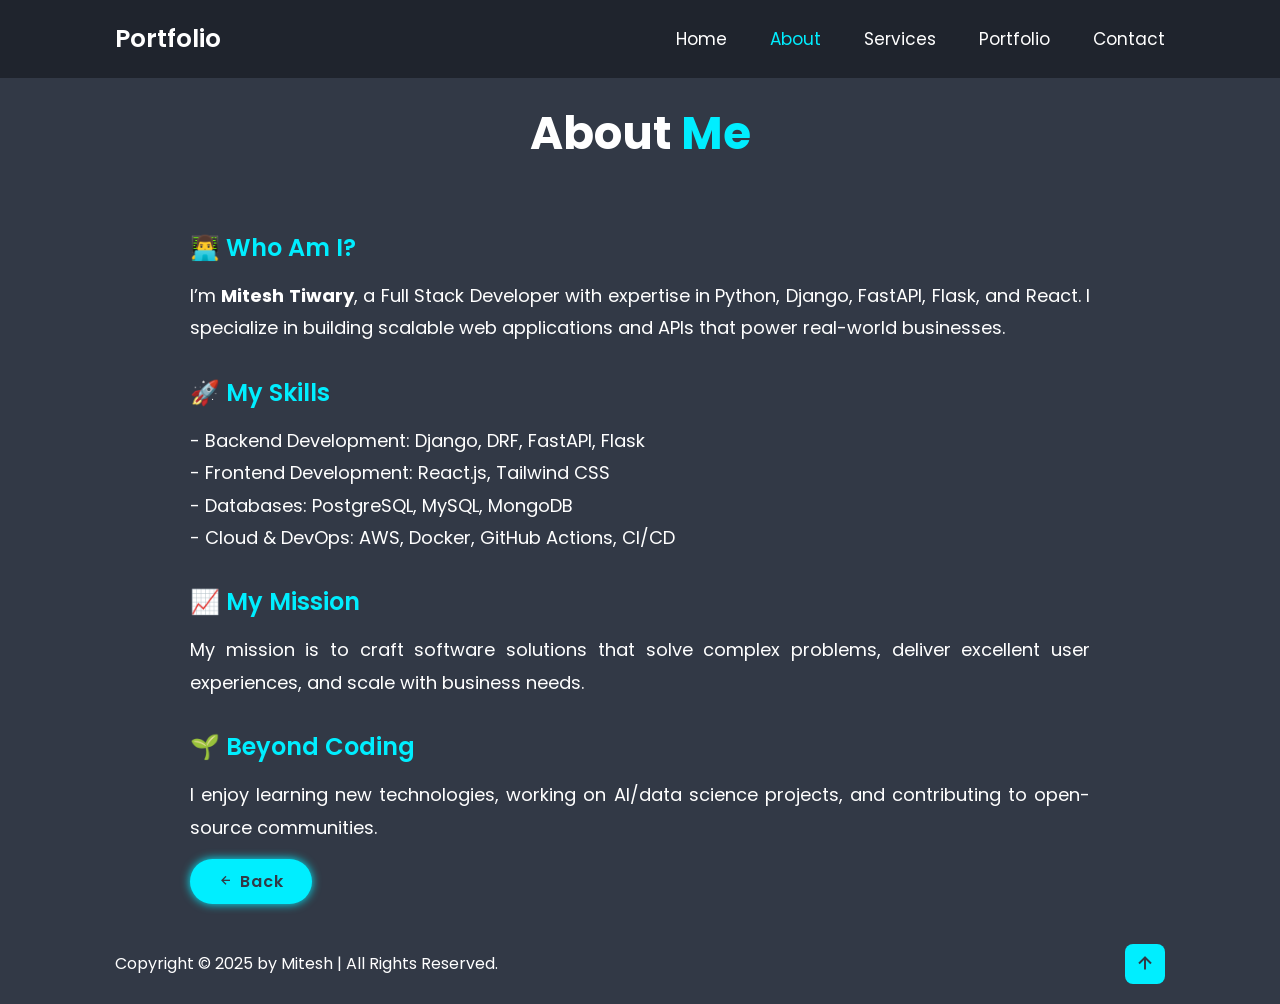
<file: about.html>
<!DOCTYPE html>
<html lang="en">
<head>
    <meta charset="UTF-8">
    <meta name="viewport" content="width=device-width, initial-scale=1.0">
    <title>About Me | Mitesh</title>
    <link href="https://unpkg.com/boxicons@2.1.4/css/boxicons.min.css" rel="stylesheet">
    <link rel="stylesheet" href="css/style.css">
</head>
<body>

    <!-- header (reuse same as index.html) -->
    <header class="header">
        <a href="index.html" class="logo">Portfolio</a>
        <i class="bx bx-menu" id="menu-icon"></i>
        <nav class="navbar">
            <a href="index.html#home">Home</a>
            <a href="index.html#about" class="active">About</a>
            <a href="index.html#services">Services</a>
            <a href="index.html#portfolio">Portfolio</a>
            <a href="index.html#contact">Contact</a>
        </nav>
    </header>

    <!-- about detail section -->
    <section class="about-detail">
        <div class="container">
            <h2 class="heading">About <span>Me</span></h2>
            <br /> <br />

            <h3>👨‍💻 Who Am I?</h3>
            <p>
                I’m <strong>Mitesh Tiwary</strong>, a Full Stack Developer with expertise in Python, Django, FastAPI, Flask, and React.
                I specialize in building scalable web applications and APIs that power real-world businesses.
            </p>

            <h3>🚀 My Skills</h3>
            <p>
                - Backend Development: Django, DRF, FastAPI, Flask <br>
                - Frontend Development: React.js, Tailwind CSS <br>
                - Databases: PostgreSQL, MySQL, MongoDB <br>
                - Cloud & DevOps: AWS, Docker, GitHub Actions, CI/CD
            </p>

            <h3>📈 My Mission</h3>
            <p>
                My mission is to craft software solutions that solve complex problems,
                deliver excellent user experiences, and scale with business needs.
            </p>

            <h3>🌱 Beyond Coding</h3>
            <p>
                I enjoy learning new technologies, working on AI/data science projects,
                and contributing to open-source communities.
            </p>

            <a href="index.html#about" class="btn"><i class="bx bx-left-arrow-alt"></i> Back</a>
        </div>
    </section>

    <!-- footer -->
    <footer class="footer">
        <div class="footer-text">
            <p>Copyright &copy; 2025 by Mitesh | All Rights Reserved.</p>
        </div>
        <div class="footer-iconTop">
            <a href="#"><i class="bx bx-up-arrow-alt"></i></a>
        </div>
    </footer>

</body>
</html>
</file>
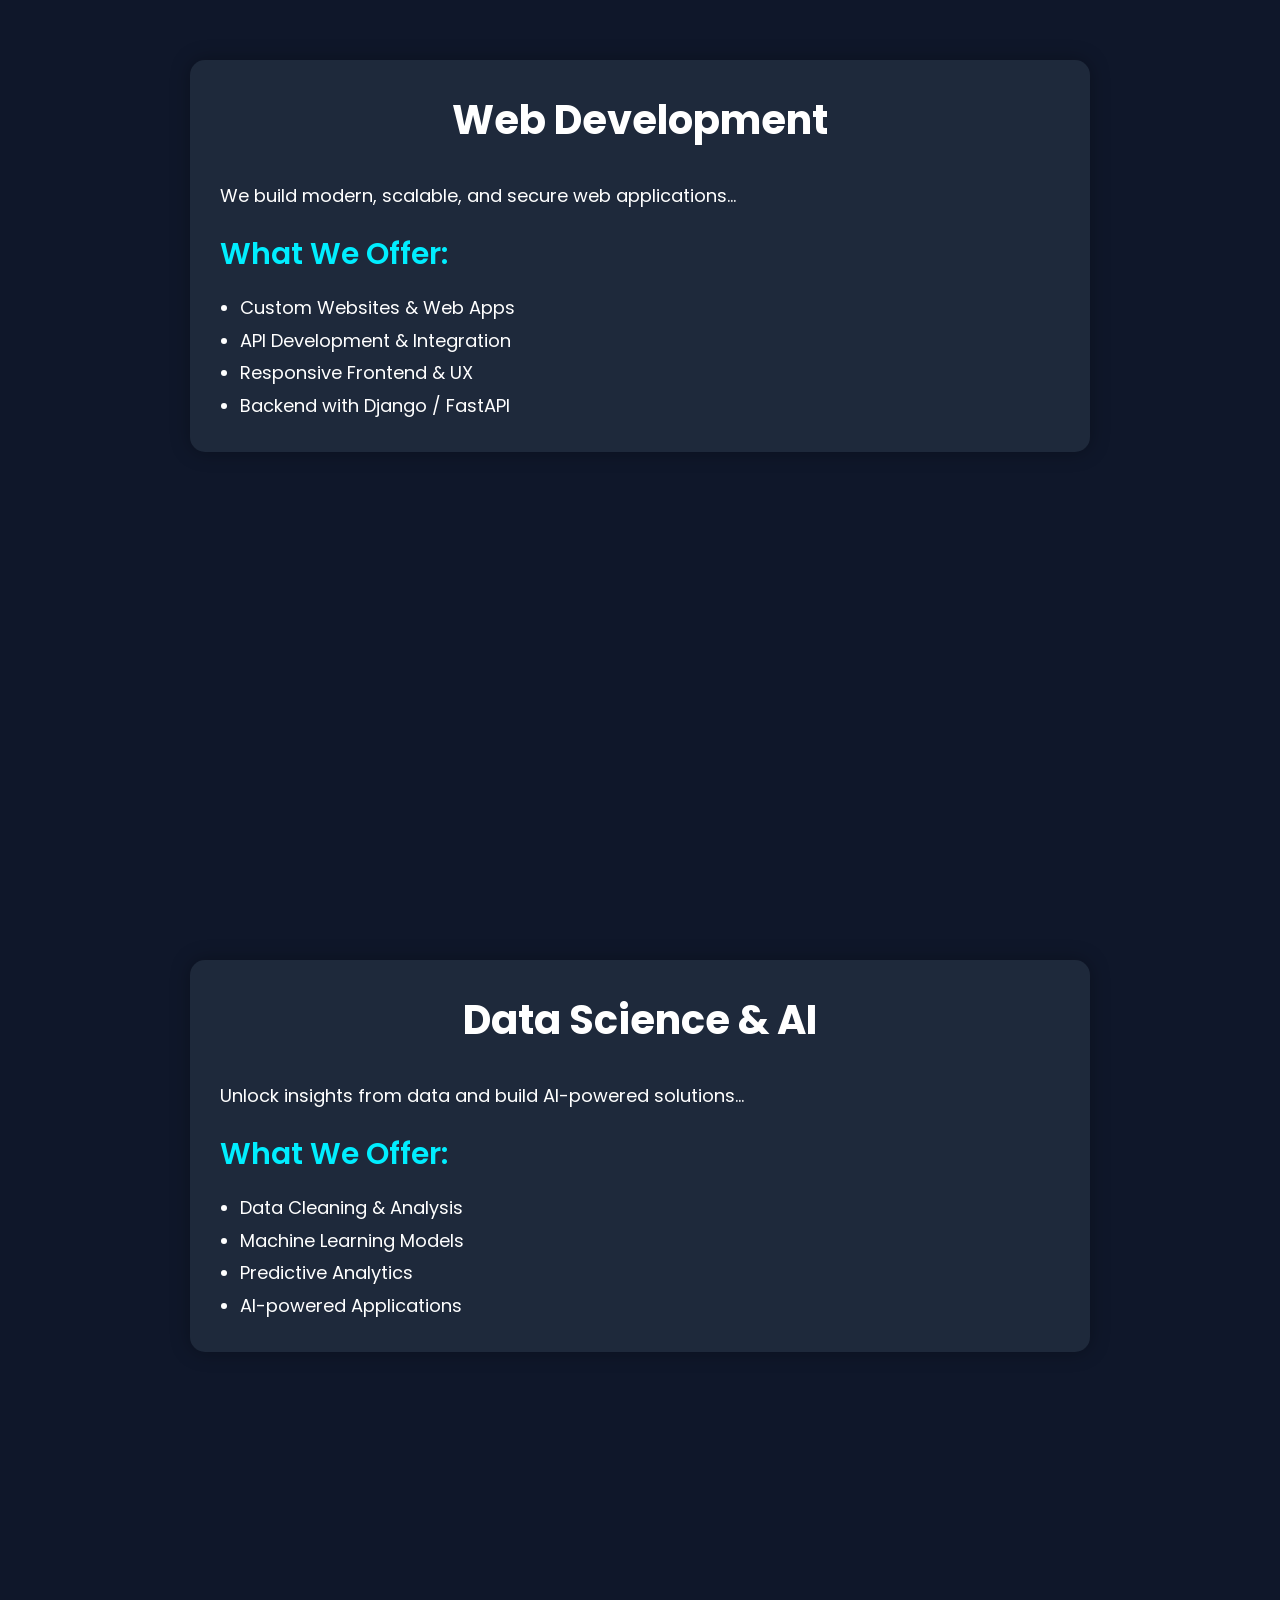
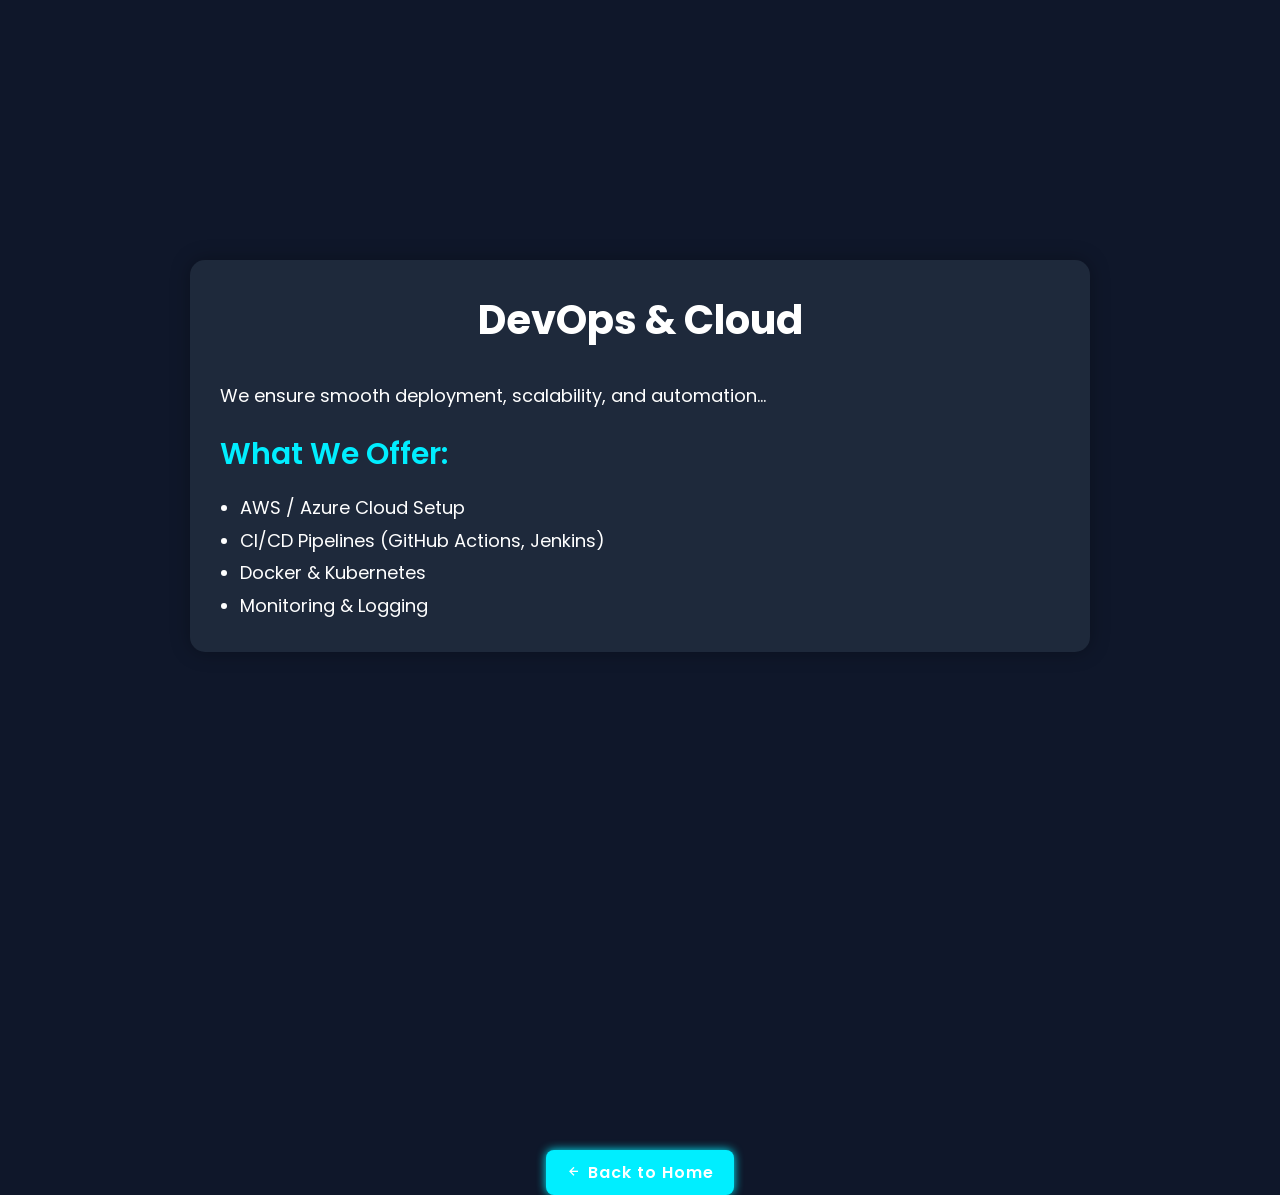
<file: service.html>
<!DOCTYPE html>
<html lang="en">
<head>
  <meta charset="UTF-8">
  <meta name="viewport" content="width=device-width, initial-scale=1.0">
  <title>Services - Mitesh Tiwary</title>
  <link href="https://unpkg.com/boxicons@2.1.4/css/boxicons.min.css" rel="stylesheet">
  <link rel="stylesheet" href="css/style.css">
  <style>
    body {
      background: #0f172a;
      color: #fff;
    }

    .services-container {
      width: 85%;
      margin: auto;
      padding: 5rem 0;
    }

    .heading {
      text-align: center;
      font-size: 4rem;
      margin-bottom: 4rem;
    }
    .heading span {
      color: var(--main-color);
    }

    /* Service Section */
    .service-detail {
    padding: 6rem 2rem;
    background: #0f172a; /* dark section background */
}

.service-block {
    background: #1e293b;
    border-radius: 1.5rem;
    padding: 3rem;
    box-shadow: 0 0 20px rgba(0,0,0,0.3);
    margin-bottom: 4rem;
}
    .service-section {
      margin-bottom: 8rem;
    }

    .service-section h3 {
      font-size: 3rem;
      color: var(--main-color);
      display: flex;
      align-items: center;
      gap: 1rem;
      margin-bottom: 2rem;
    }

    .service-section p {
      font-size: 1.6rem;
      line-height: 1.8;
      margin-bottom: 2rem;
      text-align: justify;
    }

    .service-section h4 {
      margin-top: 2rem;
      font-size: 2.2rem;
      color: #93c5fd;
    }

    .service-section ul {
      margin-left: 2rem;
      line-height: 1.8;
      font-size: 1.6rem;
    }

    .btn {
      display: inline-block;
      margin-top: 2rem;
      padding: 1rem 2rem;
      background: var(--main-color);
      color: #fff;
      border-radius: 0.8rem;
      text-decoration: none;
      transition: background 0.3s;
    }
    .btn:hover {
      background: #019ca3;
    }

    .back-btn {
      display: block;
      margin: 5rem auto 0;
      width: fit-content;
    }
  </style>
</head>
<body>

  <section class="service-detail">
  <div class="container">
    <!-- Web Development -->
    <div class="service-block">
      <h2 class="heading">Web Development</h2>
      <p>We build modern, scalable, and secure web applications...</p>
      <h3>What We Offer:</h3>
      <ul>
        <li>Custom Websites & Web Apps</li>
        <li>API Development & Integration</li>
        <li>Responsive Frontend & UX</li>
        <li>Backend with Django / FastAPI</li>
      </ul>
    </div>
  </div>
</section>

<section class="service-detail">
  <div class="container">
    <!-- Data Science & AI -->
    <div class="service-block">
      <h2 class="heading">Data Science & AI</h2>
      <p>Unlock insights from data and build AI-powered solutions...</p>
      <h3>What We Offer:</h3>
      <ul>
        <li>Data Cleaning & Analysis</li>
        <li>Machine Learning Models</li>
        <li>Predictive Analytics</li>
        <li>AI-powered Applications</li>
      </ul>
    </div>
  </div>
</section>

<section class="service-detail">
  <div class="container">
    <!-- DevOps -->
    <div class="service-block">
      <h2 class="heading">DevOps & Cloud</h2>
      <p>We ensure smooth deployment, scalability, and automation...</p>
      <h3>What We Offer:</h3>
      <ul>
        <li>AWS / Azure Cloud Setup</li>
        <li>CI/CD Pipelines (GitHub Actions, Jenkins)</li>
        <li>Docker & Kubernetes</li>
        <li>Monitoring & Logging</li>
      </ul>
    </div>
  </div>
</section>

    <!-- Back to Home -->
    <a href="index.html#services" class="btn back-btn"><i class="bx bx-left-arrow-alt"></i> Back to Home</a>
  </div>

</body>
</html>
</file>
<file: css/style.css>
@import url('https://fonts.googleapis.com/css2?family=poppins:wght@300;400;500;600;700;800;900&display=swap');

* {
    margin: 0;
    padding: 0;
    box-sizing: border-box;
    text-decoration: none;
    border: none;
    outline: none;
    scroll-behavior: smooth;
    font-family: 'poppins', sans-serif;
}

:root {
    --bg-color: #1f242d;
    --second-bg-color: #323946;
    --text-color: #fff;
    --main-color: #0ef;
}

html {
    font-size: 62.5%;
    overflow-x: hidden;
}

body {
    background: var(--bg-color);
    color: var(--text-color);
}

section {
    min-height: 100vh;
    padding: 10rem 9% 2rem;
}

.header {
    position: fixed;
    top: 0;
    left: 0;
    width: 100%;
    padding: 2rem 9%;
    background: var(--bg-color);
    display: flex;
    justify-content: space-between;
    align-items: center;
    z-index: 100;
}

.header.sticky {
    border-bottom: .1rem solid rgba(0,0,0, .2);
}

.logo {
    font-size: 2.5rem;
    color: var(--text-color);
    font-weight: 600;
    cursor: default;
}

.navbar a {
    font-size: 1.7rem;
    color: var(--text-color);
    margin-left: 4rem;
    transition: .3s;
}

.navbar a:hover,
.navbar a.active {
    color: var(--main-color);
}

#menu-icon {
    font-size: 3.6rem;
    color: var(--text-color);
    display: none;
}

.home {
    display: flex;
    justify-content: center;
    align-items: center;
}

.home-img img {
    width: 35vw;
    box-shadow: 0 0 1rem var(--main-color);
    animation: floatImage 4s ease-in-out infinite;
    border-radius: 20%;
}

@keyframes floatImage {
    0% {
        transform: translateY(0);
    }
    50% {
        transform: translateY(-2.4rem);
    }
    100% {
        transform: translateY(0);
    }
}

.home-content h3 {
    font-size: 3.2rem;
    font-weight: 700;
}

.home-content h3:nth-of-type(2) {
    margin-bottom: 2rem;
}

span {
    color: var(--main-color);
}

.home-content h1 {
    font-size: 5.6rem;
    font-weight: 700;
    line-height: 1.3;
}

.home-content p {
    font-size: 1.6rem;
}

.social-media a {
    display: inline-flex;
    justify-content: center;
    align-items: center;
    width: 4rem;
    height: 4rem;
    background: transparent;
    border: .2rem solid var(--main-color);
    border-radius: 50%;
    font-size: 2rem;
    color: var(--main-color);
    margin: 3rem 1.5rem 3rem 0;
    transition: .5s ease;
}

.social-media a:hover {
    background: var(--main-color);
    color: var(--second-bg-color);
    box-shadow: 0 0 1rem var(--main-color);
}

.btn {
    display: inline-block;
    padding: 1rem 2.8rem;
    background: var(--main-color);
    border-radius: 4rem;
    box-shadow: 0 0 1rem var(--main-color);
    font-size: 1.6rem;
    color: var(--second-bg-color);
    letter-spacing: .1rem;
    font-weight: 600;
    transition: .5s ease;
}

.btn:hover {
    box-shadow: none;
}

.about {
    display: flex;
    justify-content: center;
    align-items: center;
    gap: 2rem;
    background: var(--second-bg-color);
}

.about-img img {
    width: 35vw;
    border-radius: 20%;
}

.heading {
    text-align: center;
    font-size: 4.5rem;
}

.about-content h2 {
    text-align: left;
    line-height: 1.2;
}

.about-content h3 {
    font-size: 2.6rem;
}

.about-content p {
    font-size: 1.6rem;
    margin: 2rem 0 3rem;
}

.services h2 {
    margin-bottom: 5rem;
}

.services-container {
    display: flex;
    justify-content: center;
    align-items: center;
    flex-wrap: wrap;
    gap: 2rem;
}

.services-container .services-box {
    flex: 1 1 30rem;
    background: var(--second-bg-color);
    padding: 3rem 2rem 4rem;
    border-radius: 2rem;
    text-align: center;
    border: .2rem solid var(--bg-color);
    transition: .5s ease;
}

.services-container .services-box:hover {
    border-color: var(--main-color);
    transform: scale(1.02);
}

.services-box i {
    font-size: 7rem;
    color: var(--main-color);
}

.services-box h3 {
    font-size: 2.6rem;
}

.services-box p {
    font-size: 1.6rem;
    margin: 1rem 0 3rem;
}

.portfolio {
    background: var(--second-bg-color);
}

.portfolio h2 {
    margin-bottom: 4rem;
}

.portfolio-container {
    display: grid;
    grid-template-columns: repeat(3, 1fr);
    align-items: center;
    gap: 2.5rem;
}

.portfolio-container .portfolio-box {
    position: relative;
    border-radius: 2rem;
    box-shadow: 0 0 1rem var(--bg-color);
    overflow: hidden;
    display: flex;
}

.portfolio-box img {
    width: 100%;
    transition: .5s ease;
}

.portfolio-box:hover img{
    transform: scale(1.1);
}

.portfolio-box .portfolio-layer {
    position: absolute;
    bottom: 0;
    left: 0;
    width: 100%;
    height: 100%;
    background: linear-gradient(rgba(0,0,0, .8), var(--main-color));
    display: flex;
    justify-content: center;
    align-items: center;
    flex-direction: column;
    text-align: center;
    padding: 0 4rem;
    transform: translateY(100%);
    transition: .5s ease;
}

.portfolio-box:hover .portfolio-layer{
    transform: translateY(0);
}

.portfolio-layer h4 {
    color: white;
    font-size: 3rem;
}

.portfolio-layer p {
    font-size: 1.6rem;
    color: #f2f5fb;
    margin: .3rem 0 1rem;
}

.portfolio-layer a {
    display: inline-flex;
    justify-content: center;
    align-items: center;
    width: 5rem;
    height: 5rem;
    background: var(--text-color);
    border-radius: 50%;
}

.portfolio-layer a i {
    font-size: 2rem;
    color: var(--second-bg-color);
}

.contact h2 {
    margin-bottom: 3rem;
}

.contact form {
    max-width: 70rem;
    margin: 1rem auto;
    text-align: center;
    margin-bottom: 3rem;
}

.contact form p {
    font-size: 1.6rem;
    color: rgb(255, 194, 114);
}

.contact form .input-box {
    display: flex;
    justify-content: space-between;
    flex-wrap: wrap;
}

.contact form .input-box input,
.contact form textarea {
    width: 100%;
    padding: 1.5rem;
    font-size: 1.6rem;
    color: var(--text-color);
    background: var(--second-bg-color);
    border-radius: .8rem;
    margin: .7rem 0;
}

.contact form .input-box input {
    width: 49%;
}

.contact form textarea {
    resize: none;
}

.contact form .btn {
    margin-top: 2rem;
    cursor: pointer;
}

.footer {
    display: flex;
    justify-content: space-between;
    align-items: center;
    flex-wrap: wrap;
    padding: 2rem 9%;
    background: var(--second-bg-color);
}

.footer-text p {
    font-size: 1.6rem;
}

.footer-iconTop a {
    display: inline-flex;
    justify-content: center;
    align-items: center;
    padding: .8rem;
    background: var(--main-color);
    border-radius: .8rem;
    transition: .5s ease;
}

.footer-iconTop a:hover {
    box-shadow: 0 0 1rem var(--main-color);
}

.footer-iconTop a i {
    font-size: 2.4rem;
    color: var(--second-bg-color);
}

.about-detail, .service-detail {
    min-height: 100vh;
    padding: 10rem 9% 2rem;
    background: var(--second-bg-color);
    color: var(--text-color);
}

.about-detail .container,
.service-detail .container {
    max-width: 900px;
    margin: auto;
}

.about-detail p,
.service-detail p {
    font-size: 1.8rem;   /* Bigger font */
    line-height: 1.8;    /* Better spacing */
    margin: 1.5rem 0;
    text-align: justify; /* Nice reading flow */
}

.about-detail h3,
.service-detail h3 {
    font-size: 2.4rem;     /* Bigger than paragraph */
    margin-top: 3rem;
    margin-bottom: 1rem;
    font-weight: 600;
    color: var(--main-color);
}

/* === Service Page Overrides === */
.service-detail h2.heading {
    font-size: 4rem;  /* Bigger section title */
    margin-bottom: 3rem;
}

.service-detail h3 {
    font-size: 3rem;   /* Bigger service name */
    margin-top: 2rem;
    margin-bottom: 1.5rem;
    color: var(--main-color);
}

.service-detail h4 {
    font-size: 2.2rem;
    margin-top: 2rem;
    color: #93c5fd;
}

.service-detail p {
    font-size: 1.8rem;   /* Bigger than global 1.6rem */
    line-height: 1.8;
    margin: 1rem 0;
    text-align: justify;
}

.service-detail ul {
    font-size: 1.8rem;
    line-height: 1.8;
    margin-left: 2rem;
}


/* Breakpoint */
@media (max-width: 1200px) {
    html {
        font-size: 55%;
    }
}

@media (max-width: 991px) {
    .header {
        padding: 2rem 3%;
    }

    section {
        padding: 10rem 3% 2rem;
    }

    .services {
        padding-bottom: 7rem;
    }

    .portfolio {
        padding-bottom: 7rem;
    }

    .contact {
        min-height: auto;
    }

    .footer {
        padding: 2rem 3%;
    }
}

@media (max-width: 768px) {
    #menu-icon {
        display: block;
    }

    .navbar {
        position: absolute;
        top: 100%;
        left: 0;
        width: 100%;
        padding: 1rem 3%;
        background: var(--bg-color);
        border-top: .1rem solid rgba(0,0,0, .2);
        box-shadow: 0 .5rem 1rem rgba(0,0,0, .2);
        display: none;
    }

    .navbar.active {
        display: block;
    }

    .navbar a {
        display: block;
        font-size: 2rem;
        margin: 3rem 0;
    }

    .home {
        flex-direction: column;
    }

    .home-content{
        font-size: 2.6rem;
    }


    .home-content h1 {
        font-size: 5rem;
    }

    .home-img img {
        width: 70vw;
        margin-top: 4rem;
    }

    .about {
        flex-direction: column-reverse;
    }

    .about img {
        width: 70vw;
        margin-top: 4rem;
    }

    .services h2 {
        margin-bottom: 3rem;
    }

    .portfolio h2 {
        margin-bottom: 3rem;
    }

    .portfolio-container {
        grid-template-columns: repeat(2,1fr);
    }
}

@media (max-width: 617px) {
    .portfolio-container {
        grid-template-columns: 1fr;
    }
}

@media (max-width: 450px) {
    html {
        font-size: 50%;
    }

    .social-media a {
        text-align: center;
    }

    .home-content {
        text-align: center;
    }

    .about {
        text-align: center;
    }

    .about h2 {
        text-align: center;
    }

    .contact form .input-box input {
        width: 100%;
    }

    .footer {
        flex-direction: column-reverse;
    }

    .footer p {
        text-align: center;
        margin-top: 2rem;
    }
}

@media (max-width: 365px) {
    .home-img img {
        width: 90vw;
    }

    .about-img img {
        width: 90vw;
        height: 70vw;
    }
    .footer {
        flex-direction: column-reverse;
    }

    .footer p {
        text-align: center;
        margin-top: 2rem;
    }
}
</file>
